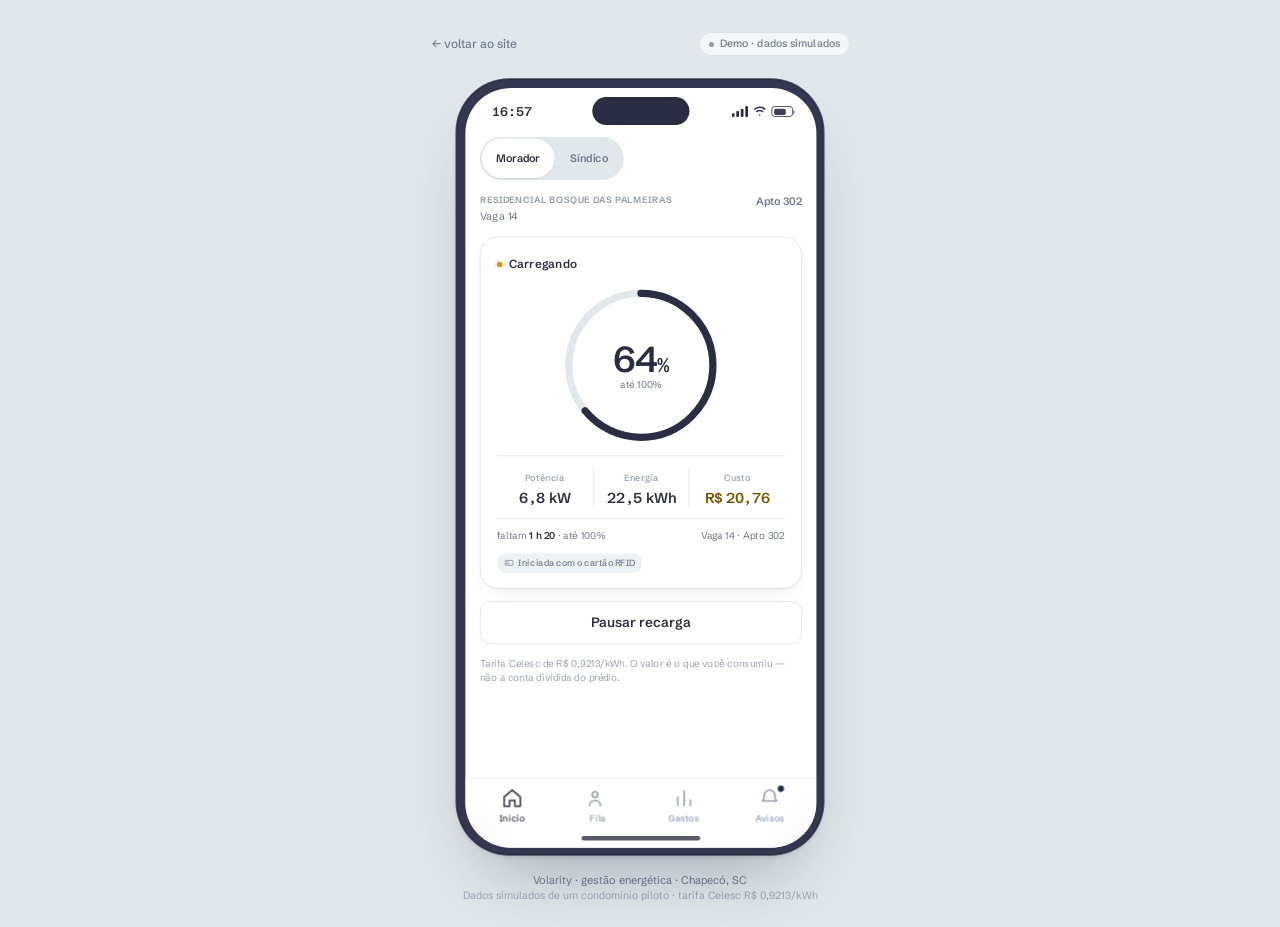
<file: painel/index.html>
<!doctype html>
<html lang="pt-BR">
<head>
<meta charset="utf-8">
<meta name="viewport" content="width=device-width, initial-scale=1, viewport-fit=cover">
<meta name="theme-color" content="#EDF2F4">
<title>Volarity — app do morador e do síndico</title>
<meta name="description" content="Protótipo navegável do app Volarity: cada recarga de carro elétrico do condomínio medida e cobrada de quem carregou. Dados simulados.">
<link rel="preconnect" href="https://fonts.googleapis.com">
<link rel="preconnect" href="https://fonts.gstatic.com" crossorigin>
<link href="https://fonts.googleapis.com/css2?family=Schibsted+Grotesk:wght@400;500;600;700&display=swap" rel="stylesheet">
<link rel="stylesheet" href="css/app.css">
<link rel="stylesheet" href="css/telas.css">
<link rel="stylesheet" href="css/ajustes.css">
<link rel="icon" href="data:image/svg+xml,%3Csvg xmlns='http://www.w3.org/2000/svg' viewBox='0 0 64 64'%3E%3Crect width='64' height='64' rx='15' fill='%232B2D42'/%3E%3Cpath d='M17 19l15 28 15-28' fill='none' stroke='%23EDF2F4' stroke-width='5' stroke-linecap='round' stroke-linejoin='round'/%3E%3Ccircle cx='47' cy='19' r='4' fill='%23D7951B'/%3E%3C/svg%3E">
</head>
<body>

<!-- ===== fundo da página no desktop ===== -->
<div class="pagina-fundo" aria-hidden="true"></div>

<main class="palco">

  <!-- links de navegação fora do aparelho -->
  <header class="fora">
    <a class="voltar" href="../">← voltar ao site</a>
    <span class="selo-demo">Demo · dados simulados</span>
  </header>

  <!-- ===== iPhone ===== -->
  <div class="aparelho" id="aparelho">
    <div class="aparelho__borda">
      <div class="aparelho__tela" id="tela">

        <!-- Status bar iOS -->
        <div class="statusbar" id="statusbar" aria-hidden="true">
          <span class="statusbar__hora" id="hora-status">9:41</span>
          <span class="statusbar__ilha"></span>
          <span class="statusbar__icones">
            <svg width="18" height="12" viewBox="0 0 18 12" fill="none"><rect x="0" y="8" width="3" height="4" rx="1" fill="currentColor"/><rect x="5" y="5.5" width="3" height="6.5" rx="1" fill="currentColor"/><rect x="10" y="3" width="3" height="9" rx="1" fill="currentColor"/><rect x="15" y="0" width="3" height="12" rx="1" fill="currentColor"/></svg>
            <svg width="16" height="12" viewBox="0 0 16 12" fill="none"><path d="M8 2.2c2.1 0 4 .8 5.5 2.2l1.2-1.2A9.4 9.4 0 0 0 8 .4 9.4 9.4 0 0 0 1.3 3.2l1.2 1.2C4 3 5.9 2.2 8 2.2Zm0 3.6c1.2 0 2.3.4 3.2 1.2l1.2-1.2A6.4 6.4 0 0 0 8 4a6.4 6.4 0 0 0-4.4 1.8l1.2 1.2A4.6 4.6 0 0 1 8 5.8Zm0 3.4c-.5 0-.9.2-1.2.5L8 11l1.2-1.3c-.3-.3-.7-.5-1.2-.5Z" fill="currentColor"/></svg>
            <span class="statusbar__bateria"><i></i></span>
          </span>
        </div>

        <!-- ===== área rolável ===== -->
        <div class="conteudo" id="conteudo">

          <!-- troca de persona -->
          <div class="persona" role="tablist" aria-label="Modo do app">
            <button class="persona__btn is-ativo" role="tab" aria-selected="true" data-persona="morador">Morador</button>
            <button class="persona__btn" role="tab" aria-selected="false" data-persona="sindico">Síndico</button>
          </div>

          <!-- TELAS -->
          <section class="tela" id="visao" data-tela="visao" data-titulo="Início" data-persona="morador"></section>
          <section class="tela" id="fila" data-tela="fila" data-titulo="Fila" data-persona="morador"></section>
          <section class="tela" id="gastos" data-tela="gastos" data-titulo="Gastos" data-persona="morador"></section>
          <section class="tela" id="alertas" data-tela="alertas" data-titulo="Avisos" data-persona="morador"></section>
          <section class="tela" id="sindico" data-tela="sindico" data-titulo="Relatório" data-persona="sindico"></section>
          <section class="tela" id="cadastro" data-tela="cadastro" data-titulo="Cadastro" data-persona="sindico"></section>
          <section class="tela" id="dashboard" data-tela="dashboard" data-titulo="Painel web" data-persona="sindico"></section>

        </div>

        <!-- Notificação push (desce do topo) -->
        <div class="push" id="push" role="status" aria-live="polite">
          <div class="push__icone" aria-hidden="true">
            <svg width="20" height="20" viewBox="0 0 64 64"><rect width="64" height="64" rx="15" fill="#2B2D42"/><path d="M17 19l15 28 15-28" fill="none" stroke="#EDF2F4" stroke-width="6" stroke-linecap="round" stroke-linejoin="round"/><circle cx="47" cy="19" r="5" fill="#D7951B"/></svg>
          </div>
          <div class="push__texto">
            <p class="push__app">Volarity <span id="push-hora">agora</span></p>
            <p class="push__titulo" id="push-titulo">Carregando · 64% · faltam 1 h 20</p>
            <p class="push__corpo" id="push-corpo">Vaga 14 · Apto 302</p>
          </div>
        </div>

        <!-- Folha (sheet) do iOS para compartilhar -->
        <div class="sheet" id="sheet" hidden>
          <div class="sheet__fundo" data-fechar-sheet></div>
          <div class="sheet__caixa" role="dialog" aria-modal="true" aria-labelledby="sheet-titulo">
            <div class="sheet__puxador" aria-hidden="true"></div>
            <h2 class="sheet__titulo" id="sheet-titulo">Relatório de novembro</h2>
            <pre class="sheet__resumo" id="sheet-resumo"></pre>
            <div class="sheet__acoes">
              <button class="btn btn--primario" id="sheet-copiar">Copiar resumo</button>
              <button class="btn btn--contorno" data-fechar-sheet>Fechar</button>
            </div>
          </div>
        </div>

        <!-- Tab bar -->
        <nav class="tabbar" id="tabbar" aria-label="Telas do app">
          <a class="tab is-ativo" href="#visao" data-aba="visao">
            <span class="tab__ico" aria-hidden="true"><svg viewBox="0 0 24 24" fill="none"><path d="M3 10.6 12 3l9 7.6V21h-6v-6.4H9V21H3V10.6Z" stroke="currentColor" stroke-width="1.7" stroke-linejoin="round"/></svg></span>
            <span class="tab__lbl">Início</span>
          </a>
          <a class="tab" href="#fila" data-aba="fila">
            <span class="tab__ico" aria-hidden="true"><svg viewBox="0 0 24 24" fill="none"><circle cx="9" cy="8" r="3.2" stroke="currentColor" stroke-width="1.7"/><path d="M3 20c0-3.2 2.7-5.4 6-5.4s6 2.2 6 5.4" stroke="currentColor" stroke-width="1.7" stroke-linecap="round"/><path d="M16 5.4a3.2 3.2 0 0 1 0 5.6M18 14.9c1.9.6 3 2.2 3 4.1" stroke="currentColor" stroke-width="1.7" stroke-linecap="round"/></svg></span>
            <span class="tab__lbl">Fila</span>
          </a>
          <a class="tab" href="#gastos" data-aba="gastos">
            <span class="tab__ico" aria-hidden="true"><svg viewBox="0 0 24 24" fill="none"><path d="M5 20V11M12 20V4M19 20v-6" stroke="currentColor" stroke-width="1.9" stroke-linecap="round"/></svg></span>
            <span class="tab__lbl">Gastos</span>
          </a>
          <a class="tab" href="#alertas" data-aba="alertas">
            <span class="tab__ico" aria-hidden="true"><svg viewBox="0 0 24 24" fill="none"><path d="M6 9a6 6 0 1 1 12 0c0 5 2 6 2 6H4s2-1 2-6Z" stroke="currentColor" stroke-width="1.7" stroke-linejoin="round"/><path d="M10 19a2 2 0 0 0 4 0" stroke="currentColor" stroke-width="1.7" stroke-linecap="round"/></svg></span>
            <span class="tab__lbl">Avisos</span>
            <span class="tab__ponto" id="tab-ponto" hidden></span>
          </a>
        </nav>

        <!-- barra home do iOS -->
        <div class="homebar" aria-hidden="true"></div>
      </div>
    </div>
  </div>

  <footer class="fora fora--rodape">
    <p>Volarity · gestão energética · Chapecó, SC</p>
    <p class="fora__nota">Dados simulados de um condomínio piloto · tarifa Celesc R$ 0,9213/kWh</p>
  </footer>
</main>

<script src="js/dados.js"></script>
<script src="js/telas.js"></script>
<script src="js/app.js"></script>
</body>
</html>
</file>
<file: painel/css/app.css>
/* ============================================================
   Volarity · protótipo do app — base
   tokens de MARCA.md / DESIGN.md · moldura, status bar, tab bar
   este arquivo: tokens + moldura + status bar (o resto em app-2.css)
   ============================================================ */

@import url("app-2.css");

:root{
  /* base — MARCA.md */
  --tinta:    #2B2D42;
  --aco:      #8D99AE;
  --clara:    #EDF2F4;
  --mostarda: #D7951B;
  --mostarda-txt: #7A5200;   /* mesma família, escurecida p/ contraste AA em texto */
  --verde:    #3B481C;

  /* derivados do mesmo sistema */
  --branco:   #FFFFFF;
  --clara-2:  #E1E8EB;
  --tinta-2:  #34374F;
  --tinta-3:  #3F4259;

  /* texto */
  --texto:    #2B2D42;
  --texto-2:  #6D788D;
  --texto-3:  #9AA4B6;
  --texto-inv:   #EDF2F4;
  --texto-inv-2: #8D99AE;
  --borda:       #DCE3E7;
  --borda-esc:   rgba(141,153,174,.22);

  /* dados */
  --dado-1: #8D99AE;
  --dado-2: #B9C2D0;
  --dado-realce: #2B2D42;

  /* tipografia do app — tamanho real de iOS, não escala */
  --f-app: -apple-system, BlinkMacSystemFont, "SF Pro Text", "Inter Tight", system-ui, "Segoe UI", sans-serif;
  --f-num: "Inter Tight", -apple-system, BlinkMacSystemFont, system-ui, sans-serif;
  --t-app: 15px;
  --t-app-mini: 10px;
  --t-app-num: 40px;

  /* forma */
  --r-4: 4px; --r-8: 8px; --r-12: 12px; --r-20: 20px; --r-28: 28px;

  /* sombras */
  --sombra-cartao: 0 1px 2px rgba(43,45,66,.06), 0 8px 24px -12px rgba(43,45,66,.14);
  --sombra-phone: 0 2px 4px rgba(43,45,66,.10), 0 40px 80px -36px rgba(43,45,66,.42);

  /* motion */
  --e-saida: cubic-bezier(.22,.61,.36,1);
  --e-suave: cubic-bezier(.33,1,.68,1);
  --e-ios:   cubic-bezier(.32,.72,0,1);
}

*,*::before,*::after{ box-sizing:border-box; }

html,body{ margin:0; padding:0; }

body{
  background: var(--clara-2);
  color: var(--texto);
  font-family: var(--f-app);
  font-size: var(--t-app);
  line-height: 1.35;
  -webkit-font-smoothing: antialiased;
  -moz-osx-font-smoothing: grayscale;
  text-rendering: optimizeLegibility;
  min-height: 100svh;
  overflow-x: hidden;
}

button{ font: inherit; color: inherit; background: none; border: 0; padding: 0; cursor: pointer; }
a{ color: inherit; text-decoration: none; }
p,h1,h2,h3,ul,ol,li,pre{ margin: 0; padding: 0; }
ul,ol{ list-style: none; }
svg{ display: block; }

:focus-visible{ outline: 2px solid var(--tinta); outline-offset: 3px; border-radius: 4px; }

/* números sempre tabulares */
.num, .dado__val, .linha__dir, .tabela, .dash, .statusbar__hora, .anel__pct{
  font-variant-numeric: tabular-nums;
  font-feature-settings: "tnum" 1;
}

/* ============================================================
   página / palco
   ============================================================ */

.pagina-fundo{
  position: fixed; inset: 0; z-index: 0;
  background: var(--clara-2);
  pointer-events: none;
}

.palco{
  position: relative; z-index: 1;
  min-height: 100svh;
  display: flex; flex-direction: column;
  align-items: center; justify-content: center;
  gap: 18px;
  padding: 28px 20px 24px;
}

/* links fora do aparelho */
.fora{
  width: 100%; max-width: 420px;
  display: flex; align-items: center; justify-content: space-between;
  gap: 12px;
  font-size: 12px; line-height: 1.2;
  color: var(--texto-2);
}
.voltar{
  display: inline-flex; align-items: center; gap: 4px;
  min-height: 32px; padding: 0 2px;
  font-weight: 500;
  color: var(--texto-2);
  transition: color .18s var(--e-saida);
}
.voltar:hover{ color: var(--tinta); }
.selo-demo{
  display: inline-flex; align-items: center; gap: 6px;
  padding: 5px 9px;
  border: 1px solid var(--borda);
  border-radius: 999px;
  background: rgba(255,255,255,.6);
  font-size: 10.5px; font-weight: 500; letter-spacing: .01em;
  color: var(--texto-2);
  white-space: nowrap;
}
.selo-demo::before{
  content: ""; width: 5px; height: 5px; border-radius: 50%;
  background: var(--aco);
}
.fora--rodape{
  flex-direction: column; align-items: center; gap: 3px;
  text-align: center;
  font-size: 11px; color: var(--texto-2);
}
.fora__nota{ font-size: 10.5px; color: var(--texto-3); }

/* ============================================================
   iPhone — moldura
   ============================================================ */

.aparelho{
  position: relative;
  width: 410px; height: 864px;
  flex: none;
  border-radius: 60px;
  background: var(--tinta-2);
  box-shadow: var(--sombra-phone);
  padding: 0;
}
.aparelho__borda{
  width: 100%; height: 100%;
  padding: 10px;
  border-radius: 60px;
  border: 1px solid rgba(237,242,244,.14);
  box-shadow: inset 0 0 0 1px rgba(0,0,0,.28);
}
.aparelho__tela{
  position: relative;
  width: 390px; height: 844px;
  border-radius: 50px;
  overflow: hidden;
  background: var(--branco);
  display: flex; flex-direction: column;
  isolation: isolate;
}

/* ============================================================
   status bar iOS
   ============================================================ */

.statusbar{
  position: relative; z-index: 6;
  flex: none;
  height: 52px;
  padding: 0 26px 0 30px;
  display: flex; align-items: center; justify-content: space-between;
  color: var(--tinta);
  font-size: 14px; font-weight: 600; letter-spacing: -.01em;
  background: transparent;
  pointer-events: none;
}
.statusbar__hora{ font-family: var(--f-num); font-weight: 600; }
.statusbar__ilha{
  position: absolute; top: 10px; left: 50%; transform: translateX(-50%);
  width: 108px; height: 31px; border-radius: 999px;
  background: var(--tinta);
}
.statusbar__icones{ display: flex; align-items: center; gap: 5px; }
.statusbar__bateria{
  position: relative;
  width: 24px; height: 12px;
  border: 1px solid currentColor; border-radius: 3.5px;
  opacity: .9;
}
.statusbar__bateria::after{
  content: ""; position: absolute; right: -3px; top: 3.5px;
  width: 2px; height: 4px; border-radius: 0 1px 1px 0;
  background: currentColor; opacity: .5;
}
.statusbar__bateria i{
  position: absolute; inset: 1.5px; width: 62%;
  border-radius: 2px; background: currentColor;
}
</file>
<file: painel/css/telas.css>
/* ============================================================
   Volarity · protótipo do app — telas
   este arquivo: telas base, recarga ao vivo, listas, fila
   (gastos/avisos/síndico em telas-2.css · dashboard em telas-3.css)
   ============================================================ */

@import url("telas-2.css");
@import url("telas-3.css");

/* ---------- base das telas ---------- */

.tela{ display: none; padding: 0 0 20px; }
.tela.is-ativa{ display: block; animation: tela-in .3s var(--e-ios) both; }
@keyframes tela-in{
  from{ opacity: 0; transform: translateY(6px); }
  to{ opacity: 1; transform: translateY(0); }
}

.tela__topo{
  display: flex; align-items: flex-start; justify-content: space-between; gap: 12px;
  padding: 6px 16px 14px;
}
.tela__local{ font-size: 10px; font-weight: 600; letter-spacing: .06em; text-transform: uppercase; color: var(--aco); }
.tela__sub{ font-size: 12px; color: var(--texto-2); margin-top: 3px; }
.tela__apto{ font-size: 12px; font-weight: 600; color: var(--texto-2); white-space: nowrap; }

.h1-app{
  padding: 4px 16px 12px;
  font-family: var(--f-num);
  font-size: 30px; font-weight: 600; letter-spacing: -.03em; line-height: 1.05;
  color: var(--tinta);
}
.h1-app small{ display: block; font-family: var(--f-app); font-size: 12px; font-weight: 400; letter-spacing: 0; color: var(--texto-2); margin-top: 5px; }

.rodape-dica{
  padding: 14px 16px 0;
  font-size: 11px; line-height: 1.45; color: var(--texto-3);
}

/* ---------- card de recarga ao vivo ---------- */

.card-recarga{
  margin: 0 16px;
  padding: 18px 18px 16px;
  border-radius: var(--r-20);
  background: var(--branco);
  border: 1px solid var(--clara-2);
  box-shadow: var(--sombra-cartao);
}
.status{
  display: inline-flex; align-items: center; gap: 7px;
  font-size: 13px; font-weight: 600; color: var(--tinta);
}
.status__ponto{
  position: relative; width: 6px; height: 6px; border-radius: 50%;
  background: var(--mostarda); flex: none;
}
.status__ponto::after{
  content: ""; position: absolute; inset: -4px; border-radius: 50%;
  background: radial-gradient(circle, rgba(215,149,27,.30) 0%, rgba(215,149,27,0) 70%);
  animation: halo 2.6s ease-in-out infinite;
}
@keyframes halo{ 0%,100%{ transform: scale(.9); opacity: .55; } 50%{ transform: scale(1.15); opacity: 1; } }
.status--fim{ color: var(--verde); }
.status--fim .status__ponto{ background: var(--verde); }
.status--fim .status__ponto::after{ display: none; }
.status--parado{ color: var(--texto-2); }
.status--parado .status__ponto{ background: var(--aco); }
.status--parado .status__ponto::after{ display: none; }

/* anel de bateria */
.anel-wrap{
  position: relative;
  width: 180px; height: 180px;
  margin: 14px auto 6px;
}
.anel{ width: 180px; height: 180px; transform: rotate(-90deg); }
.anel__trilho{ fill: none; stroke: var(--clara-2); stroke-width: 8; }
.anel__arco{
  fill: none; stroke: var(--tinta); stroke-width: 8; stroke-linecap: round;
  transition: stroke-dasharray .8s var(--e-suave);
}
.anel__arco.is-fim{ stroke: var(--verde); }
.anel__centro{
  position: absolute; inset: 0;
  display: flex; flex-direction: column; align-items: center; justify-content: center;
  gap: 1px;
}
.anel__pct{
  font-family: var(--f-num);
  font-size: var(--t-app-num); font-weight: 600; letter-spacing: -.03em; line-height: 1;
  color: var(--tinta);
}
.anel__pct span{ font-size: 22px; font-weight: 600; margin-left: 1px; }
.anel__cap{ font-size: 11px; color: var(--texto-2); }
.anel__check{ width: 44px; height: 44px; color: var(--verde); }

/* linha de dados */
.dados{
  display: grid; grid-template-columns: repeat(3,1fr);
  margin-top: 10px;
  border-top: 1px solid var(--clara-2);
  padding-top: 12px;
}
.dado{ text-align: center; }
.dado + .dado{ border-left: 1px solid var(--clara-2); }
.dado__rot{ font-size: 10px; font-weight: 500; color: var(--aco); letter-spacing: .02em; }
.dado__val{
  display: block; margin-top: 3px;
  font-family: var(--f-num);
  font-size: 16px; font-weight: 600; letter-spacing: -.01em; color: var(--tinta);
  white-space: nowrap;
}
.dado__val--realce{ color: var(--mostarda-txt); }

.card-recarga__pe{
  display: flex; align-items: baseline; justify-content: space-between; gap: 8px;
  margin-top: 12px; padding-top: 11px;
  border-top: 1px solid var(--clara-2);
  font-size: 11px; color: var(--texto-2);
}
.card-recarga__pe strong{ font-weight: 600; color: var(--tinta); }

/* selo de origem RFID */
.origem{
  display: inline-flex; align-items: center; gap: 5px;
  margin-top: 12px;
  padding: 4px 8px;
  border-radius: 999px;
  background: var(--clara);
  font-size: 10px; font-weight: 500; color: var(--texto-2);
}
.origem svg{ width: 11px; height: 11px; }

.bloco-btn{ padding: 14px 16px 0; }

/* ---------- lista nativa iOS ---------- */

.lista{
  margin: 8px 0 0;
  background: var(--branco);
  border-top: 1px solid var(--clara-2);
  border-bottom: 1px solid var(--clara-2);
}
.lista__rot{
  padding: 16px 16px 6px;
  font-size: 11px; font-weight: 600; letter-spacing: .07em; text-transform: uppercase;
  color: var(--aco);
}
.linha{
  position: relative;
  display: flex; align-items: center; gap: 12px;
  min-height: 60px;
  padding: 9px 16px;
  width: 100%;
  text-align: left;
  background: var(--branco);
  transition: background .16s var(--e-saida);
}
.linha + .linha::before{
  content: ""; position: absolute; top: 0; left: 64px; right: 0;
  height: 1px; background: var(--clara-2);
}
.linha--recuo + .linha--recuo::before{ left: 16px; }
.linha:hover{ background: #FAFCFD; }
.linha.is-destaque{ background: var(--clara); }
.linha.is-destaque:hover{ background: var(--clara); }
.linha__av{
  flex: none;
  width: 36px; height: 36px; border-radius: 50%;
  display: grid; place-items: center;
  background: var(--clara);
  font-size: 12px; font-weight: 600; color: var(--texto-2);
  letter-spacing: .01em;
}
.linha__av--tinta{ background: var(--tinta); color: var(--clara); }
.linha__meio{ flex: 1 1 auto; min-width: 0; display: block; }
.linha__titulo{
  display: flex; align-items: center; gap: 6px;
  font-size: 15px; font-weight: 500; color: var(--tinta); letter-spacing: -.01em;
}
.linha__meta{ display: block; font-size: 12px; color: var(--texto-2); margin-top: 1px; }
.linha__dir{
  flex: none; text-align: right;
  font-family: var(--f-num); font-size: 14px; font-weight: 600; color: var(--tinta);
}
.linha__dir small{ display: block; font-family: var(--f-app); font-size: 10.5px; font-weight: 400; color: var(--aco); margin-top: 1px; }
.linha__pos{
  flex: none; width: 26px;
  font-family: var(--f-num); font-size: 13px; font-weight: 600; color: var(--aco);
  text-align: center;
}
.linha__seta{ flex: none; width: 8px; height: 13px; color: var(--aco); }

.voce{
  display: inline-flex; align-items: center; gap: 5px;
  padding: 2px 6px;
  border-radius: 4px;
  background: var(--branco);
  border: 1px solid var(--clara-2);
  font-size: 9.5px; font-weight: 600; letter-spacing: .03em; text-transform: uppercase;
  color: var(--texto-2);
}

/* ---------- Fila ---------- */

.fila-topo{
  margin: 0 16px 4px;
  padding: 14px 16px;
  border-radius: var(--r-20);
  background: var(--tinta);
  color: var(--clara);
}
.fila-topo__rot{ font-size: 10px; letter-spacing: .07em; text-transform: uppercase; color: var(--aco); }
.fila-topo__pos{
  display: flex; align-items: baseline; gap: 8px;
  margin-top: 6px;
  font-family: var(--f-num); font-size: 34px; font-weight: 600; letter-spacing: -.03em; line-height: 1;
}
.fila-topo__pos span{ font-family: var(--f-app); font-size: 13px; font-weight: 500; letter-spacing: 0; color: var(--aco); }
.fila-topo__pe{
  display: flex; justify-content: space-between; gap: 8px;
  margin-top: 12px; padding-top: 10px;
  border-top: 1px solid rgba(237,242,244,.16);
  font-size: 11px; color: var(--aco);
}
.fila-topo__pe b{ color: var(--clara); font-weight: 600; font-variant-numeric: tabular-nums; }
.fila-vazia{ padding: 34px 16px; text-align: center; color: var(--texto-2); font-size: 14px; }
</file>
<file: painel/css/ajustes.css>
/* Volarity app · ajustes finos (carregado por último) */
:root{
  --f-app: -apple-system, BlinkMacSystemFont, "SF Pro Text", "Schibsted Grotesk", "Helvetica Neue", sans-serif;
  --f-num: -apple-system, BlinkMacSystemFont, "SF Pro Display", "Schibsted Grotesk", sans-serif;
}
/* alternador Morador/Síndico não fica mais por cima do conteúdo */
.persona{ position:relative; top:auto; }

/* número do apartamento no círculo */
.linha__av{ font-size:10.5px; letter-spacing:-.02em; }

/* carro novo */
.carro{ height:auto !important; padding:10px 8px 4px; display:block; }
.carro svg{ height:auto !important; width:100%; max-width:280px; display:block; margin:0 auto; }
.carro-svg .chao{ stroke:var(--clara-2); stroke-width:2; stroke-linecap:round; }
.carro-svg .corpo{ fill:var(--tinta); }
.carro-svg .vidro{ fill:var(--aco); opacity:.55; }
.carro-svg .friso{ fill:none; stroke:rgba(237,242,244,.16); stroke-width:1.2; }
.carro-svg .farol{ stroke:var(--clara); stroke-width:2.4; stroke-linecap:round; }
.carro-svg .roda{ fill:#16171F; }
.carro-svg .aro{ fill:none; stroke:var(--aco); stroke-width:2.2; }
.carro-svg .wb{ fill:#fff; stroke:var(--tinta); stroke-width:1.6; }
.carro-svg .wb-tela{ fill:var(--tinta); }
.carro-svg .led, .carro-svg .porta{ fill:var(--mostarda); }
.carro-svg .cabo{ fill:none; stroke:var(--tinta); stroke-width:2.4; stroke-linecap:round; }
</file>
